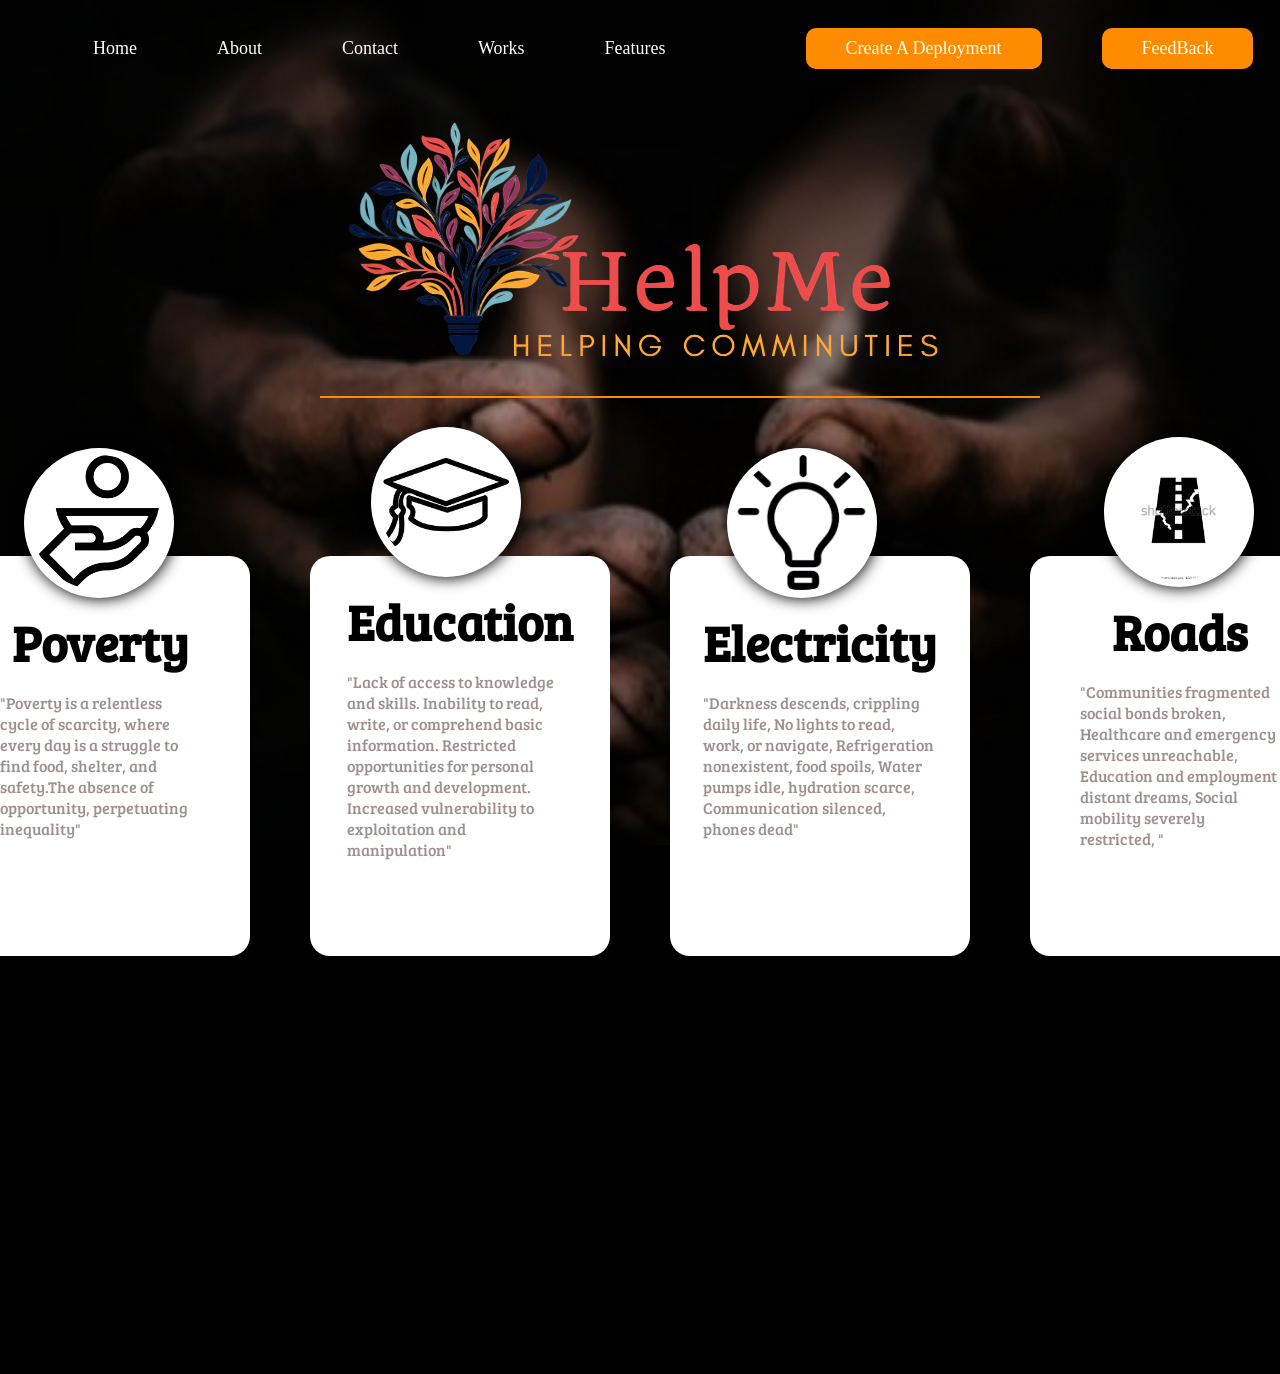
<file: index.html>
<!DOCTYPE html>
<html lang="en">
<head>
    <meta charset="UTF-8">
    <meta http-equiv="X-UA-Compatible" content="IE=edge">
    <meta name="viewport" content="width=1000px, initial-scale=1.0">
    <link rel="stylesheet" href="style1.css">
    <title>HELP-Crowdsourching Solutions to Empower Communities</title>
</head>
<body>

   <nav class="Nav">
<ul class="ul">
    <li><a class="a"href="index.html">Home</a></li>
    <li><a class="a"href="about.html">About</a></li>
    <li><a class="a"href="contactmain.html">Contact</a></li>
    <li><a class="a"href="work.htmlhai ">Works</a></li>
    <li><a class="a"href="features.html">Features</a></li>
    <li  style="background-color: darkorange;border-radius: 10px;margin-left: 100px;"><a href="https://forms.gle/4uLaKbQbFiefg8Uy7">Create A Deployment</a></li>
    <li  style="background-color: darkorange;border-radius: 10px;margin-left: 60px;"><a href="https://forms.gle/shPwUZuaJo3uii7t5">FeedBack</a></li>
  </ul>
    
    </nav>
    <div class="hdd"> 
      <img src="HelpME-removebg-preview.png" alt="" class="logo3">

      <!-- <h1>Welcome to Help Me</h1>
      <h3>Transforming Lives, Transforming Communities</h3> -->
    </div>
    <hr>
    <div class="prob">
      
      <div class="home-box">
        <div class="logo">
          <img src="pov.png" alt="">
          
        </div>
        <div class="text">
          <h2>Poverty</h4>
          <p> "Poverty is a relentless cycle of scarcity, where every day is a struggle to find food, shelter, and safety.The absence of opportunity, perpetuating inequality"</p>
        </div>
    </div>
      <div class="home-box">
        
        <div class="logo">
          <img src="edu.png" alt="">
        </div>
        <div class="text">
          <h2>Education</h4>
          <p> "Lack of access to knowledge and skills.
            Inability to read, write, or comprehend basic information.
             Restricted opportunities for personal growth and development.
            Increased vulnerability to exploitation and manipulation"
            </p>
        </div>
      </div>
      <div class="home-box">
        
        <div class="logo">
          <img src="elec.png" alt="">
        </div>
        <div class="text">
          <h2>Electricity</h4>
          <p> "Darkness descends, crippling daily life,
             No lights to read, work, or navigate,
             Refrigeration nonexistent, food spoils,
             Water pumps idle, hydration scarce,
             Communication silenced, phones dead"
            </p>
        </div>
      </div>
      <div class="home-box">
        <div class="logo">
          <img src="roads.png" alt="">
        </div>
        <div class="text">
          <h2>Roads</h4>
          <p> "Communities fragmented social bonds broken,
            Healthcare and emergency services unreachable,
            Education and employment distant dreams,
            Social mobility severely restricted,
           "
            </p>
        </div>
      </div>
    </div>
    <div class="prob">

    </div>
    <div class="prob">

    </div>
    <div class="prob">

    </div>
    <background-effects class="bgs">
    <div class="background1"> </div>
    <div class="background2"> </div>
    <div class="background3"> </div>
    <div class="background4"> </div>
    <div class="background5"> </div>
    <div class="background6"> </div>
      </background-effects>
  </body>
</html>
</file>
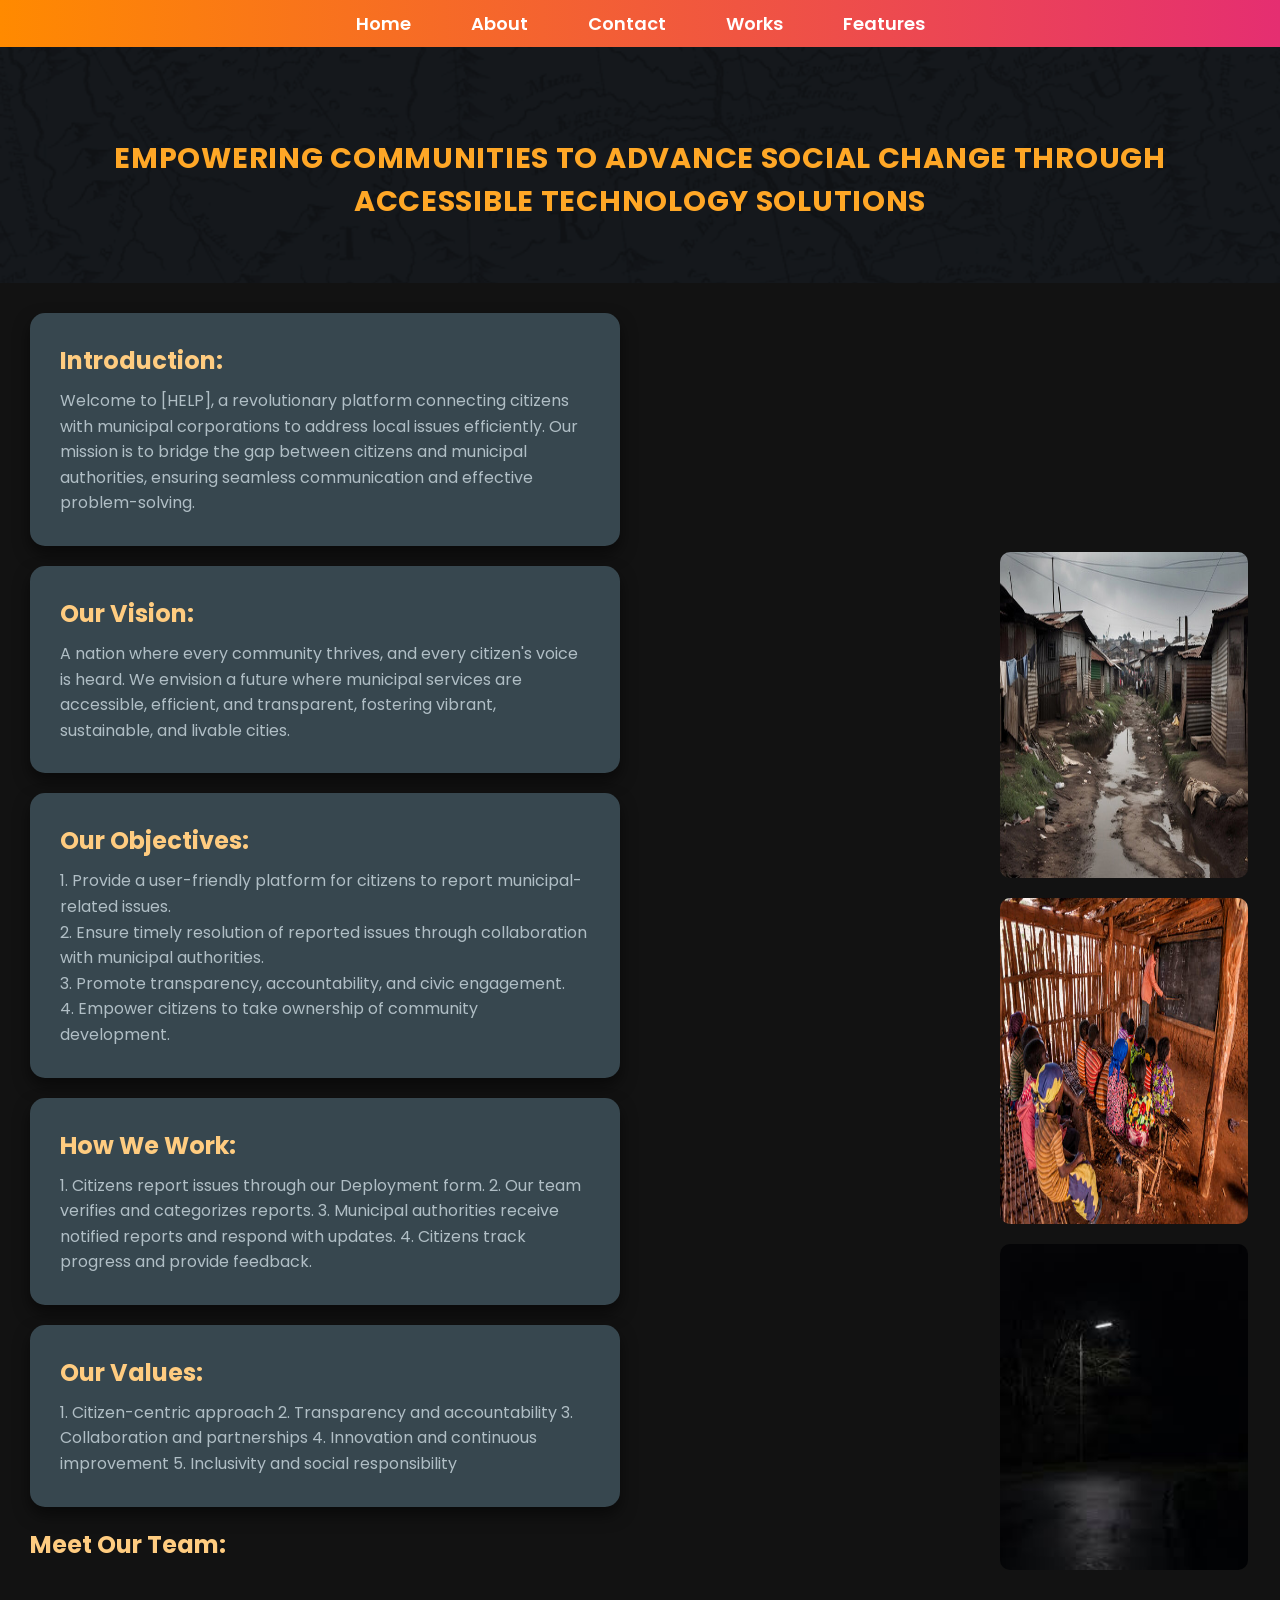
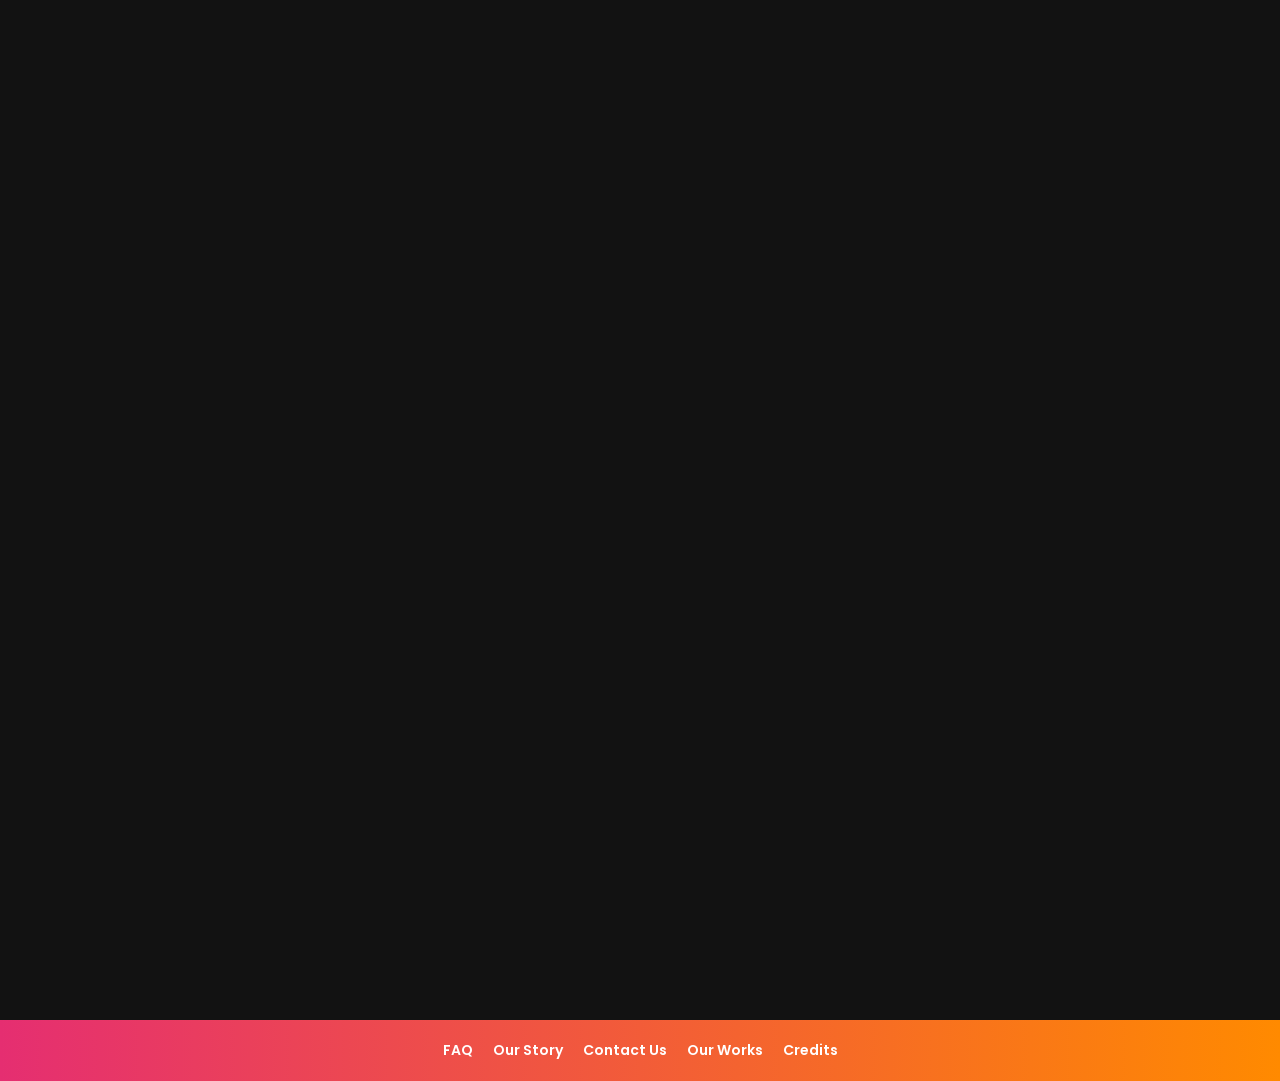
<file: about.html>
<!DOCTYPE html>
<html lang="en">
  <head>
    <meta charset="UTF-8" />
    <meta name="viewport" content="width=2136, initial-scale=1.0" />
    <title>About HELP</title>
    <link rel="preconnect" href="https://fonts.googleapis.com">
    <link rel="preconnect" href="https://fonts.gstatic.com" crossorigin>
    <link href="https://fonts.googleapis.com/css2?family=Poppins:wght@300;400;600&display=swap" rel="stylesheet">
    <style>
      * {
        padding: 0px;
        margin: 0px;
        box-sizing: border-box;
      }
      html, body {
        height: 100vh;
        width: 100%;
        background-color: #121212;
        color: #e0e0e0;
        font-family: 'Poppins', sans-serif;
      }

      /* Navbar with gradient */
      .Nav {
        display: flex;
        justify-content: center;
        align-items: center;
        padding: 10px;
        background: linear-gradient(90deg, #ff8a00, #e52e71);
      }
      
      ul {
        list-style-type: none;
        display: flex;
        gap: 20px;
        padding: 0;
        margin: 0;
      }

      ul li a {
        color: #fff;
        padding: 10px 20px;
        font-size: 18px;
        text-decoration: none;
        font-weight: 600;
        border-radius: 6px;
        transition: background-color 0.3s;
      }
      ul li a:hover {
        background-color: rgba(255, 255, 255, 0.15);
      }

      /* Main Heading */
      h1 {
        color: #ffa726;
        font-size: 1.8em;
        letter-spacing: 0.025em;
        text-transform: uppercase;
        display: grid;
        justify-content: center;
        text-align: center;
        margin-top: 30px;
      }

      /* Background image with overlay */
      .fstpanel {
        background-image: url(map-bg.png);
        background-size: cover;
        background-position: center;
        display: grid;
        padding: 60px;
        position: relative;
      }
      .fstpanel::before {
        content: "";
        position: absolute;
        top: 0;
        left: 0;
        right: 0;
        bottom: 0;
        background-color: rgba(0, 0, 0, 0.5);
        z-index: 0;
      }
      .fstpanel h1 {
        position: relative;
        z-index: 1;
      }

      /* Flex container for text and images */
      .objects {
        display: flex;
        justify-content: space-between;
        padding: 30px;
      }

      /* Div cards with hover effect */
      .content-left {
        width: 50%;
        padding-right: 20px;
      }
      .divbg {
        background-color: #37474f;
        padding: 30px;
        border-radius: 15px;
        box-shadow: 0 8px 16px rgba(0, 0, 0, 0.5);
        margin-bottom: 20px;
        transition: transform 0.3s, background-color 0.3s;
      }
      .divbg:hover {
        transform: translateY(-10px);
        background-color: #455a64;
      }

      h2 {
        color: #ffcc80;
        margin-bottom: 10px;
      }

      p {
        color: #b0bec5;
        line-height: 1.6;
      }

      /* Image container on the right */
      .images-right {
        width: 45%;
        display: flex;
        flex-direction: column;
        gap: 20px;
        position: relative;
        left: 1000px;
        bottom: 1050px;
      }
      .images-right img {
        border-radius: 10px;
        width: 43%;
        height: 326px;
        transition: transform 0.3s, filter 0.3s;
      }
      .images-right img:hover {
        transform: scale(1.05);
        filter: brightness(1.2);
      }

      /* Footer with gradient */
      footer {
        background: linear-gradient(90deg, #e52e71, #ff8a00);
        padding: 20px;
        display: flex;
        justify-content: center;
        gap: 20px;
      }
      .foot {
        color: #fff;
        text-decoration: none;
        font-size: 14px;
        font-weight: 600;
        transition: color 0.3s;
      }
      .foot:hover {
        color: #ffcc80;
      }
    </style>
  </head>

  <body>
    <!-- Navbar -->
    <nav class="Nav">
      <ul>
        <li><a href="index.html">Home</a></li>
        <li><a href="about.html">About</a></li>
        <li><a href="contactmain.html">Contact</a></li>
        <li><a href="work.html">Works</a></li>
        <li><a href="features.html">Features</a></li>
      </ul>
    </nav>

    <!-- Background Image and Main Heading -->
    <div class="fstpanel">
      <h1>Empowering Communities To Advance Social Change Through Accessible Technology Solutions</h1>
      
    </div>

    <!-- Main Content Sections with Text on Left and Images on Right -->
    <div class="objects">
      <!-- Text Sections on the Left -->
      <div class="content-left">
        <div class="divbg">
          <h2>Introduction:</h2>
          <p>
            Welcome to [HELP], a revolutionary platform connecting citizens with
            municipal corporations to address local issues efficiently. Our
            mission is to bridge the gap between citizens and municipal
            authorities, ensuring seamless communication and effective
            problem-solving.
          </p>
        </div>

        <div class="divbg">
          <h2>Our Vision:</h2>
          <p>
            A nation where every community thrives, and every citizen's voice is
            heard. We envision a future where municipal services are accessible,
            efficient, and transparent, fostering vibrant, sustainable, and
            livable cities.
          </p>
        </div>

        <div class="divbg">
          <h2>Our Objectives:</h2>
          <p>
            1. Provide a user-friendly platform for citizens to report
            municipal-related issues. <br />
            2. Ensure timely resolution of reported issues through collaboration
            with municipal authorities. <br />
            3. Promote transparency, accountability, and civic engagement. <br />
            4. Empower citizens to take ownership of community development.
          </p>
        </div>
        <div class="divbg">
          <h2>How We Work:</h2>
          <p>
            1. Citizens report issues through our Deployment form.
            2. Our team verifies and categorizes reports.
            3. Municipal authorities receive notified reports and respond with updates.
            4. Citizens track progress and provide feedback.
             </p>
        </div>
        <div class="divbg">
          <h2>Our Values:</h2>
          <p>
            1. Citizen-centric approach
2. Transparency and accountability
3. Collaboration and partnerships
4. Innovation and continuous improvement
5. Inclusivity and social responsibility
             </p>
        </div>
          <h2>Meet Our Team:</h2>
         
        </div>
      </div>

      <!-- Images on the Right -->
      <div class="images-right">
        <img src="360_F_598856174_OjkYL8BbXuYxRmHrV37SOUabxeJxQucq.jpg" alt="Image 1" />
        <img src="istockphoto-1093177328-612x612.jpg" alt="Image 2" />
        <img src="images2.jpg" alt="Image 3" />
      </div>
    </div>

    <!-- Footer -->
    <footer>
      <a href="faq.html" class="foot">FAQ</a>
      <a href="about.html" class="foot">Our Story</a>
      <a href="contactmain.html" class="foot">Contact Us</a>
      <a href="features.html" class="foot">Our Works</a>
      <a href="Credits.html" class="foot">Credits</a>
    </footer>
  </body>
</html>
</file>
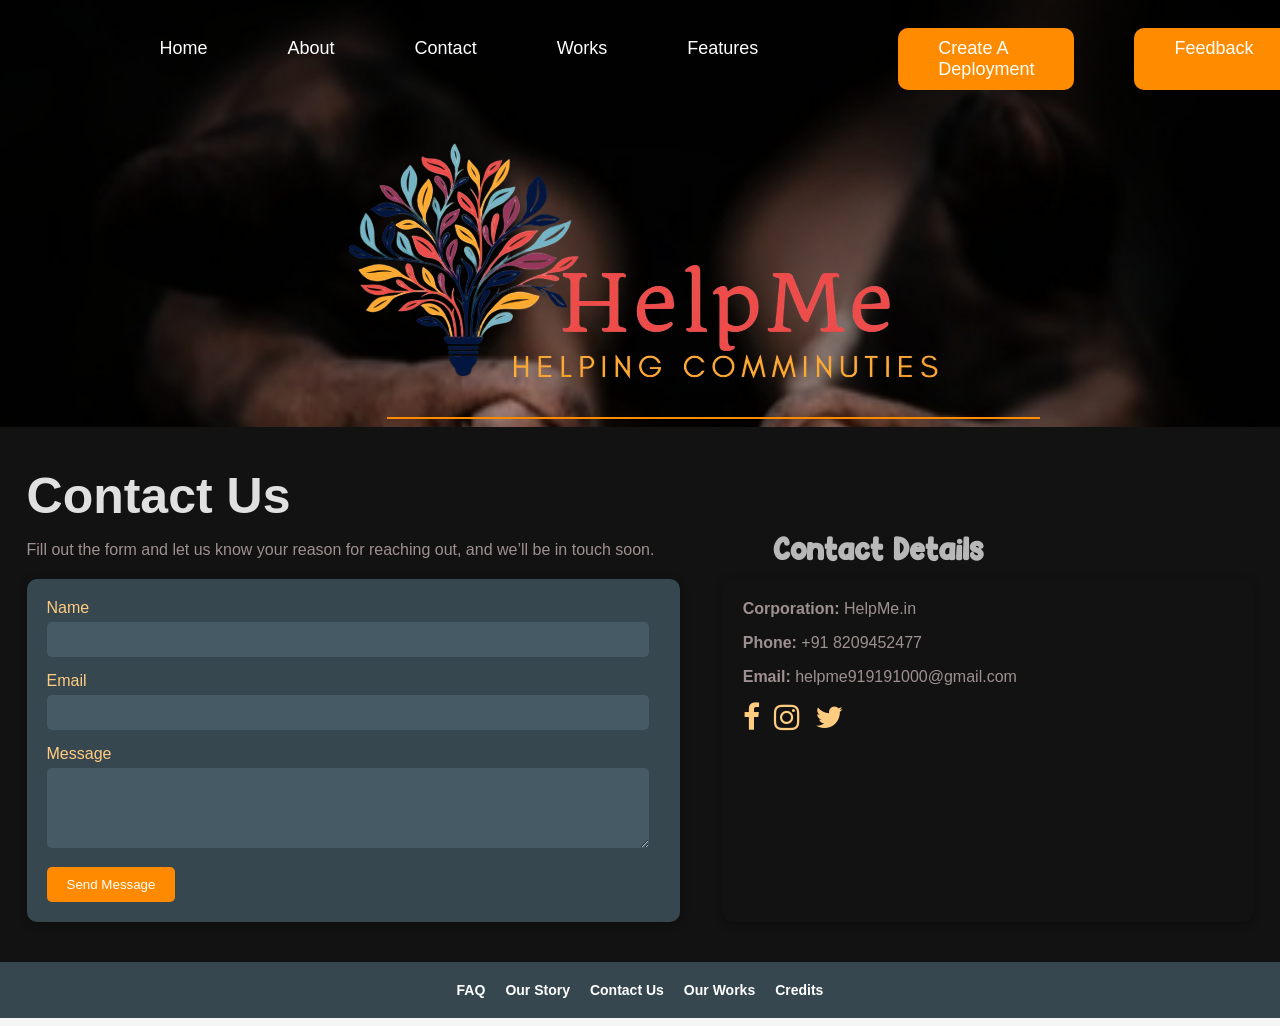
<file: contactmain.html>
<!DOCTYPE html>
<html lang="en">
<head>
    <meta charset="UTF-8">
    <meta name="viewport" content="width=device-width, initial-scale=1.0">
    <title>Contact Us - HELP</title>
    <link rel="stylesheet" href="style.css"> <!-- Use the same CSS as your Index page -->
    <link rel="stylesheet" href="https://cdnjs.cloudflare.com/ajax/libs/font-awesome/4.7.0/css/font-awesome.min.css">
</head>
<body>

    <nav class="Nav">
        <ul class="ul">
            <li><a class="a" href="index.html">Home</a></li>
            <li><a class="a" href="about.html">About</a></li>
            <li><a class="a" href="contactmain.html">Contact</a></li>
            <li><a class="a" href="work.html">Works</a></li>
            <li><a class="a" href="features.html">Features</a></li>
            <li style="background-color: darkorange; border-radius: 10px; margin-left: 100px;"><a href="https://forms.gle/4uLaKbQbFiefg8Uy7">Create A Deployment</a></li>
            <li style="background-color: darkorange; border-radius: 10px; margin-left: 60px;"><a href="https://forms.gle/shPwUZuaJo3uii7t5">Feedback</a></li>
        </ul>
    </nav>

    <div class="hdd"> 
        <img src="HelpME-removebg-preview.png" alt="" class="logo3">
    </div>
    <hr>

    <section class="contact-section">
        <h2>Contact Us</h2>
        <p class="contact-description">Fill out the form and let us know your reason for reaching out, and we’ll be in touch soon.</p>

        <div class="contact-container">
            <!-- Contact Form -->
            <form class="contact-form" action="index.php" method="post">
                <label for="name">Name</label>
                <input type="text" id="name" name="name" required>

                <label for="email">Email</label>
                <input type="email" id="email" name="email" required>

                <label for="message">Message</label>
                <textarea id="message" name="message" rows="4" required></textarea>

                <button type="submit" class="submit-btn">Send Message</button>
            </form>

            <!-- Contact Details -->
            <div class="contact-info">
                <h3>Contact Details</h3>
                <p><strong>Corporation:</strong> HelpMe.in</p>
                <p><strong>Phone:</strong> +91 8209452477</p>
                <p><strong>Email:</strong> helpme919191000@gmail.com</p>

                <!-- Social Media Links -->
                <div class="social-links">
                    <a href="#" class="fa fa-facebook" id="social-icon"></a>
                    <a href="#" class="fa fa-instagram" id="social-icon"></a>
                    <a href="#" class="fa fa-twitter" id="social-icon"></a>
                </div>
            </div>
        </div>
    </section>

    <style>
        body {
            background-color: #f5f5f5;
            font-family: 'Poppins', sans-serif;
        }

        .contact-section {
            padding: 40px;
            background-color: #121212;
            color: #e0e0e0;
        }

        .contact-container {
            display: flex;
            justify-content: space-between;
            margin-top: 20px;
        }

        .contact-form {
            width: 50%;
            background-color: #37474f;
            padding: 20px;
            border-radius: 10px;
            box-shadow: 0 2px 10px rgba(0, 0, 0, 0.3);
        }

        .contact-form label {
            display: block;
            margin-bottom: 5px;
            color: #ffcc80;
        }

        .contact-form input,
        .contact-form textarea {
            width: 95%;
            padding: 10px;
            margin-bottom: 15px;
            border: none;
            border-radius: 5px;
            background-color: #455a64;
            color: #e0e0e0;
        }

        .submit-btn {
            background-color: #ff8a00;
            border: none;
            color: #fff;
            padding: 10px 20px;
            border-radius: 5px;
            cursor: pointer;
            transition: background-color 0.3s;
        }

        .submit-btn:hover {
            background-color: #e52e71;
        }

        .contact-info {
            width: 40%;
            padding: 20px;
            border-radius: 10px;
            box-shadow: 0 2px 10px rgba(0, 0, 0, 0.3);
        }

        .social-links a {
            margin-right: 10px;
            color: #ffcc80;
            font-size: 30px;
        }
        footer {
        background-color: #37474f;
        padding: 20px;
        display: flex;
        justify-content: center;
        gap: 20px;
      }
      .foot {
        color: #fff;
        text-decoration: none;
        font-size: 14px;
        font-weight: 600;
        transition: color 0.3s;
      }
      .foot:hover {
        color: #ffcc80;
      }
        
    </style>
<footer>
    <a href="faq.html" class="foot">FAQ</a>
    <a href="about.html" class="foot">Our Story</a>
    <a href="contactmain.html" class="foot">Contact Us</a>
    <a href="features.html" class="foot">Our Works</a>
    <a href="Credits.html" class="foot">Credits</a>
  </footer>
</body>
</html>
</file>
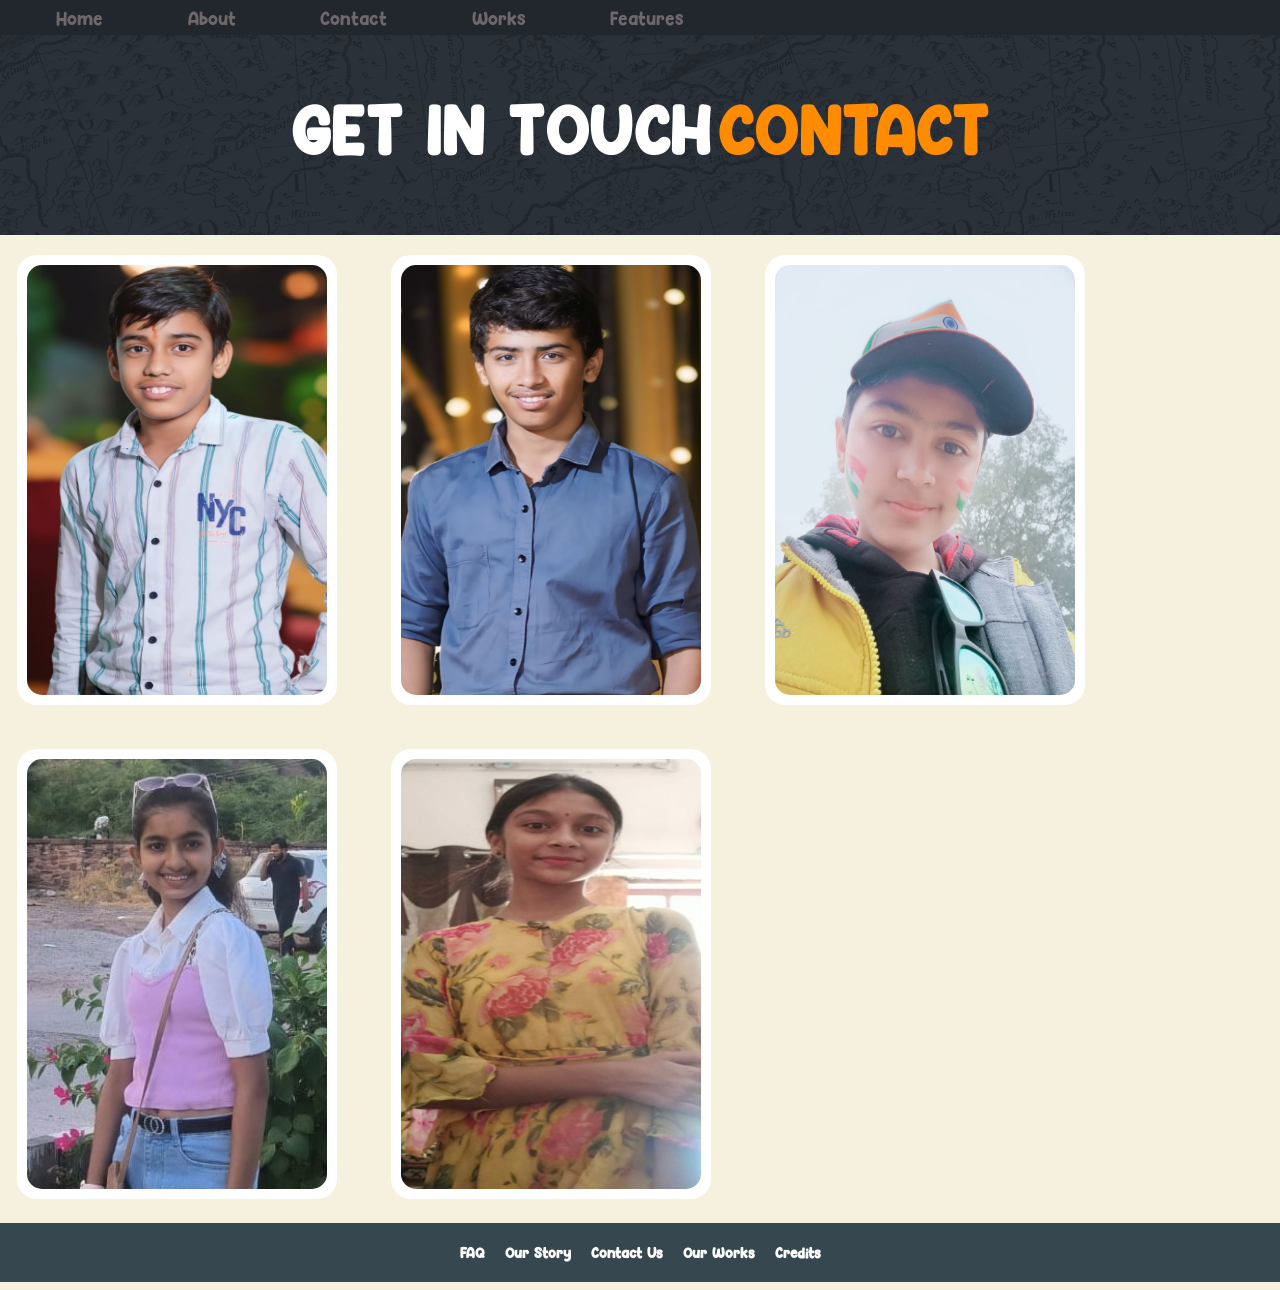
<file: Credits.html>
<!DOCTYPE html>
<html lang="en">

<head>
    <meta charset="UTF-8">
    <meta name="viewport" content="width=device-width, initial-scale=1.0">
    <title>Contact Us</title>
    <style>
        /* navbar */
        .Nav {
            display: flex;
            justify-content: flex-start;
            align-items: center;
            margin: 0px;
            padding: 4px;
            background-color: rgba(8, 14, 24, 0.89);
            width: 100%;
            /* width 1499px */
            position: sticky;
        }

        html {
            padding: 0px;
            margin: -8px;
        }

        ul {
            list-style-type: none;
            margin: 0;
            padding: 0;

        }

        ul {

            display: -moz-inline-grid;
            text-decoration: none;
            margin-left: 20px;
            margin-top: 10px;
            z-index: 5;
            font-size: 18px;


        }

        /* li tag */
        ul li {
            padding: 10px 40px;
            display: inline;
            z-index: 5;
        }

        a {
            position: relatve;
            color: rgb(110, 104, 104);
            font-weight: 100;
            font-family: HeyComic;
            transition: 0.5s ease-in-out;
            text-decoration: none;

        }

        /* anchor hover effect */
        a:hover {
            color: white;
        }

        @font-face {
            font-family: HeyComic;
            src: url(Hey\ Comic.ttf);
        }

        @font-face {
            font-family: About;
            src: url(Insanibc.ttf);
        }

        .hd {
            font-family: HeyComic;
        }

        .heading {
            color: darkorange;
            font-family: HeyComic;
            margin-left: -65px;
        }

        h1 {
            color: rgb(255, 255, 255);
            font-family: About;
            font-size: 4rem;
            font-weight: 900;
            letter-spacing: .025em;
            line-height: 1;
            margin-bottom: 1rem;
            text-transform: uppercase;
            margin-top: 10px;
            display: flex;
            align-items: center;
            size: 0;
        }

        body {
            background-color: rgb(245, 241, 222);
        }

        .fstpanel {
            background-image: url(map-bg.png);
            height: 200px;
            width: 100%;
            margin-left: 0px;
            margin-right: -400px;
            display: flex;
            justify-content: center;


        }

        * {
            margin: 0;
            padding: 0;
        }

        .contact {
            background-color: white;
            margin: 20px 25px;
            display: inline-block;
            justify-content: center;
            padding: 10px;
            border-radius: 20px;
            flex-wrap: wrap;
            width: 300px;
            height: 430px;
            overflow: hidden;
            position: relative;
            /* align-items: center; */
            transition-duration: 2s;
        }

        .contact img {
            height: 430px;
            width: 300px;
            border-radius: 15px;
            overflow: hidden;
            transition: all ease-in-out 1s;
        }

        h2 {
            margin-top: 20px;
            margin-left: 70px;
            color: wheat;
            font-family: HeyComic;
        }

        .contact:hover {
            .text {
                background-color: rgba(49, 66, 61, 0.767);
                position: relative;
                margin-top: -108px;
                border-radius: 0px 0px 15px 15px;
            }
        }

        .text {
            align-items: center;
            transition-duration: 0.5s;
        }

        p {
            justify-content: center;
            align-items: center;
            display: grid;
            font-family: Arial, Helvetica, sans-serif;
            font-weight: bold;
        }

        @media only screen and (max-width: 412px) and (min-width: 375px) {
            .contact {
                background-color: white;
                margin: 20px 49px;
                display: inline-block;
                justify-content: center;
                padding: 10px;
                border-radius: 20px;
                flex-wrap: wrap;
                width: 300px;
                height: 430px;
                overflow: hidden;
                position: relative;
                /* align-items: center; */
                transition-duration: 2s;
            }

            .contact img {
                height: 430px;
                width: 300px;
                border-radius: 15px;
                overflow: hidden;
                transition: all ease-in-out 1s;
            }

            h2 {
                margin-top: 20px;
                margin-left: 70px;
                color: wheat;
                font-family: HeyComic;
            }

            .contact:hover {
                .text {
                    background-color: rgba(49, 66, 61, 0.767);
                    position: relative;
                    margin-top: -108px;
                    border-radius: 0px 0px 15px 15px;
                }
            }

            .fstpanel {
                background-image: url(map-bg.png);
                height: 118px;
                width: 100%;
                margin-left: 0px;
                margin-right: -400px;
                display: flex;
                justify-content: center;


            }

            .hd {
                font-family: HeyComic;
            }

            .heading {
                color: darkorange;
                font-family: HeyComic;
                margin-left: -30px;
            }

            h1 {
                color: rgb(255, 255, 255);
                font-family: About;
                font-size: 2rem;
                font-weight: 900;
                letter-spacing: .025em;
                line-height: 1;
                margin-bottom: 1rem;
                text-transform: uppercase;
                margin-top: 10px;
                display: flex;
                align-items: center;
            }

            .nav {

                display: grid;
                justify-content: flex-start;
                align-items: center;
                margin: 0px;
                padding: 7px;
                background-color: rgba(8, 14, 24, 0.89);
                width: 100%;
                /* width 1499px */
                position: sticky;

            }

            ul {

                display: flex;
                text-decoration: none;
                margin-left: 36px;

                margin-top: 10px;

                font-size: 12px;
                justify-content: center;
                align-content: center;
                align-items: baseline;
                justify-items: start;
                ;


            }

            /* li tag */
            ul li {
                padding: 10px 40px;
                display: inline;
                z-index: 5;
            }

            a {
                position: relatve;
                color: rgb(110, 104, 104);
                font-weight: 100;
                font-family: HeyComic;
                transition: 0.5s ease-in-out;
                text-decoration: none;
                margin-left: -58px;

            }

            /* anchor hover effect */
            a:hover {
                color: white;
            }
        }

        @media only screen and (max-width: 414px) and (min-width: 412px) {
            .contact {
                background-color: white;
                margin: 20px 36px;
                display: inline-block;
                justify-content: center;
                padding: 10px;
                border-radius: 20px;
                flex-wrap: wrap;
                width: 300px;
                height: 430px;
                overflow: hidden;
                position: relative;
                /* align-items: center; */
                transition-duration: 2s;
            }

            .contact img {
                height: 430px;
                width: 300px;
                border-radius: 15px;
                overflow: hidden;
                transition: all ease-in-out 1s;
            }

            h2 {
                margin-top: 20px;
                margin-left: 70px;
                color: wheat;
                font-family: HeyComic;
            }

            /* .contact:hover {
                .text {
                    background-color: rgba(49, 66, 61, 0.767);
                    position: relative;
                    margin-top: -108px;
                    border-radius: 0px 0px 15px 15px;
                }
            } */

            .fstpanel {
                background-image: url(map-bg.png);
                height: 118px;
                width: 100%;
                margin-left: 0px;
                margin-right: -400px;
                display: flex;
                justify-content: center;


            }

            .hd {
                font-family: HeyComic;
                margin-left: -30px;
            }

            .heading {
                color: darkorange;
                font-family: HeyComic;
                margin-left: -30px;
            }

            h1 {
                color: rgb(255, 255, 255);
                font-family: About;
                font-size: 2rem;
                font-weight: 900;
                letter-spacing: .025em;
                line-height: 1;
                margin-bottom: 1rem;
                text-transform: uppercase;
                margin-top: 10px;
                display: flex;
                align-items: center;
            }

            .nav {

                display: grid;
                justify-content: flex-start;
                align-items: center;
                margin: 0px;
                padding: 7px;
                background-color: rgba(8, 14, 24, 0.89);
                width: 100%;
                position: sticky;

            }

            ul {

                display: flex;
                text-decoration: none;
                margin-left: 36px;
                margin-top: 10px;
                font-size: 12px;
                justify-content: center;
                align-content: center;
                align-items: baseline;
                justify-items: start;
                ;


            }

            /* li tag */
            ul li {
                padding: 10px 40px;
                display: inline;
                z-index: 5;
            }

            a {
                position: relatve;
                color: rgb(110, 104, 104);
                font-weight: 100;
                font-family: HeyComic;
                transition: 0.5s ease-in-out;
                text-decoration: none;
                margin-left: -70px;

            }

            /* anchor hover effect */
            a:hover {
                color: white;
            }
        }

        @media only screen and (max-width: 375px) {
            .contact {
                background-color: white;
                margin: 20px 37px;
                display: inline-block;
                justify-content: center;
                padding: 10px;
                border-radius: 20px;
                flex-wrap: wrap;
                width: 300px;
                height: 430px;
                overflow: hidden;
                position: relative;
                /* align-items: center; */
                transition-duration: 2s;
            }

            .contact img {
                height: 430px;
                width: 300px;
                border-radius: 15px;
                overflow: hidden;
                transition: all ease-in-out 1s;
            }

            h2 {
                margin-top: 20px;
                margin-left: 70px;
                color: wheat;
                font-family: HeyComic;
            }

            .contact:hover {
                .text {
                    background-color: rgba(49, 66, 61, 0.767);
                    position: relative;
                    margin-top: -108px;
                    border-radius: 0px 0px 15px 15px;
                }
            }

            .fstpanel {
                background-image: url(map-bg.png);
                height: 118px;
                width: 100%;
                margin-left: 0px;
                margin-right: -400px;
                display: flex;
                justify-content: center;


            }

            .hd {
                font-family: HeyComic;
            }

            .heading {
                color: darkorange;
                font-family: HeyComic;
                margin-left: -30px;
            }

            h1 {
                color: rgb(255, 255, 255);
                font-family: About;
                font-size: 2rem;
                font-weight: 900;
                letter-spacing: .025em;
                line-height: 1;
                margin-bottom: 1rem;
                text-transform: uppercase;
                margin-top: 10px;
                display: flex;
                align-items: center;
            }

            .nav {
                display: grid;
                justify-content: flex-start;
                align-items: center;
                margin: 0px;
                padding: 3px;
                background-color: rgba(8, 14, 24, 0.89);


            }

            ul {

                display: flex;
                text-decoration: none;
                margin-left: 36px;

                margin-top: 10px;

                font-size: 12px;
                justify-content: center;
                align-content: center;
                align-items: baseline;
                justify-items: start;
                ;


            }

            /* li tag */
            ul li {
                padding: 10px 40px;
            }

            a {
                position: relative;
                color: rgb(110, 104, 104);
                font-weight: 100;
                font-family: HeyComic;
                transition: 0.5s ease-in-out;
                text-decoration: none;
                margin-left: -70px;

            }

            /* anchor hover effect */
            a:hover {
                color: white;
            }
        }
        footer {
        background-color: #37474f;
        padding: 20px;
        display: flex;
        justify-content: center;
        gap: 20px;
      }
      .foot {
        color: #fff;
        text-decoration: none;
        font-size: 14px;
        font-weight: 600;
        transition: color 0.3s;
      }
      .foot:hover {
        color: #ffcc80;
      }
    </style>
</head>

<body>
    <nav class="Nav">
        <ul class="ul">
            <li><a href="index.html">Home</a></li>
            <li><a href="about.html">About</a></li>
            <li><a href="contactmain.html">Contact</a></li>
            <li><a href="work.html">Works</a></li>
            <li><a href="features.html">Features</a></li>

        </ul>

    </nav>
    <div class="fstpanel">
        <h1 class="hd">Get In Touch</h1>
        <h1 class="heading">&nbsp&nbsp Contact</h1>
    </div>
    <div class="blocks">

        <div class="contact">
            <img src="Garvit.jpg" alt>
            <div class="text">

                <h2>Garvit Solanki</h4>
                    <p>HTML - CSS</p>
                    <p>garvitsolanki1111@gmail.com</p>
                    <p>Frontend Developer</p>
            </div>
        </div>
        <div class="contact">
            <img src="Lakshit.jpg" alt>
            <div class="text">

                <h2>Lakshit Solanki</h4>
                    <p>Java Script</p>
                    <p>lakshitsolanki1234@gmail.com</p>
                    <p>Frontend Developer</p>
            </div>
        </div>
        <div class="contact">
            <img src="Gauransh.jpg" alt>
            <div class="text">

                <h2>Gauransh Sugandhi</h4>
                    <p>HTML - CSS</p>
                    <p>example@gmail.com</p>
                    <p>Frontend Developer</p>
            </div>
        </div>
        <div class="contact">
            <img src="pragya.jpg" alt>
            <div class="text">

                <h2>Pragya Goyal</h4>
                    <p>Java Script</p>
                    <p>Example@gmail.com</p>
                    <p>Frontend Developer</p>
            </div>
        </div>
        <div class="contact">
            <img src="Purva.jpg" alt>
            <div class="text">

                <h2>Purva Balar</h4>
                    <p>PHP</p>
                    <p>Example@gmail.com</p>
                    <p>Backend Developer</p>
            </div>

        </div>
        <footer>
            <a href="faq.html" class="foot">FAQ</a>
            <a href="about.html" class="foot">Our Story</a>
            <a href="contactmain.html" class="foot">Contact Us</a>
            <a href="features.html" class="foot">Our Works</a>
            <a href="Credits.html" class="foot">Credits</a>
          </footer>
</body>

</html>
</file>
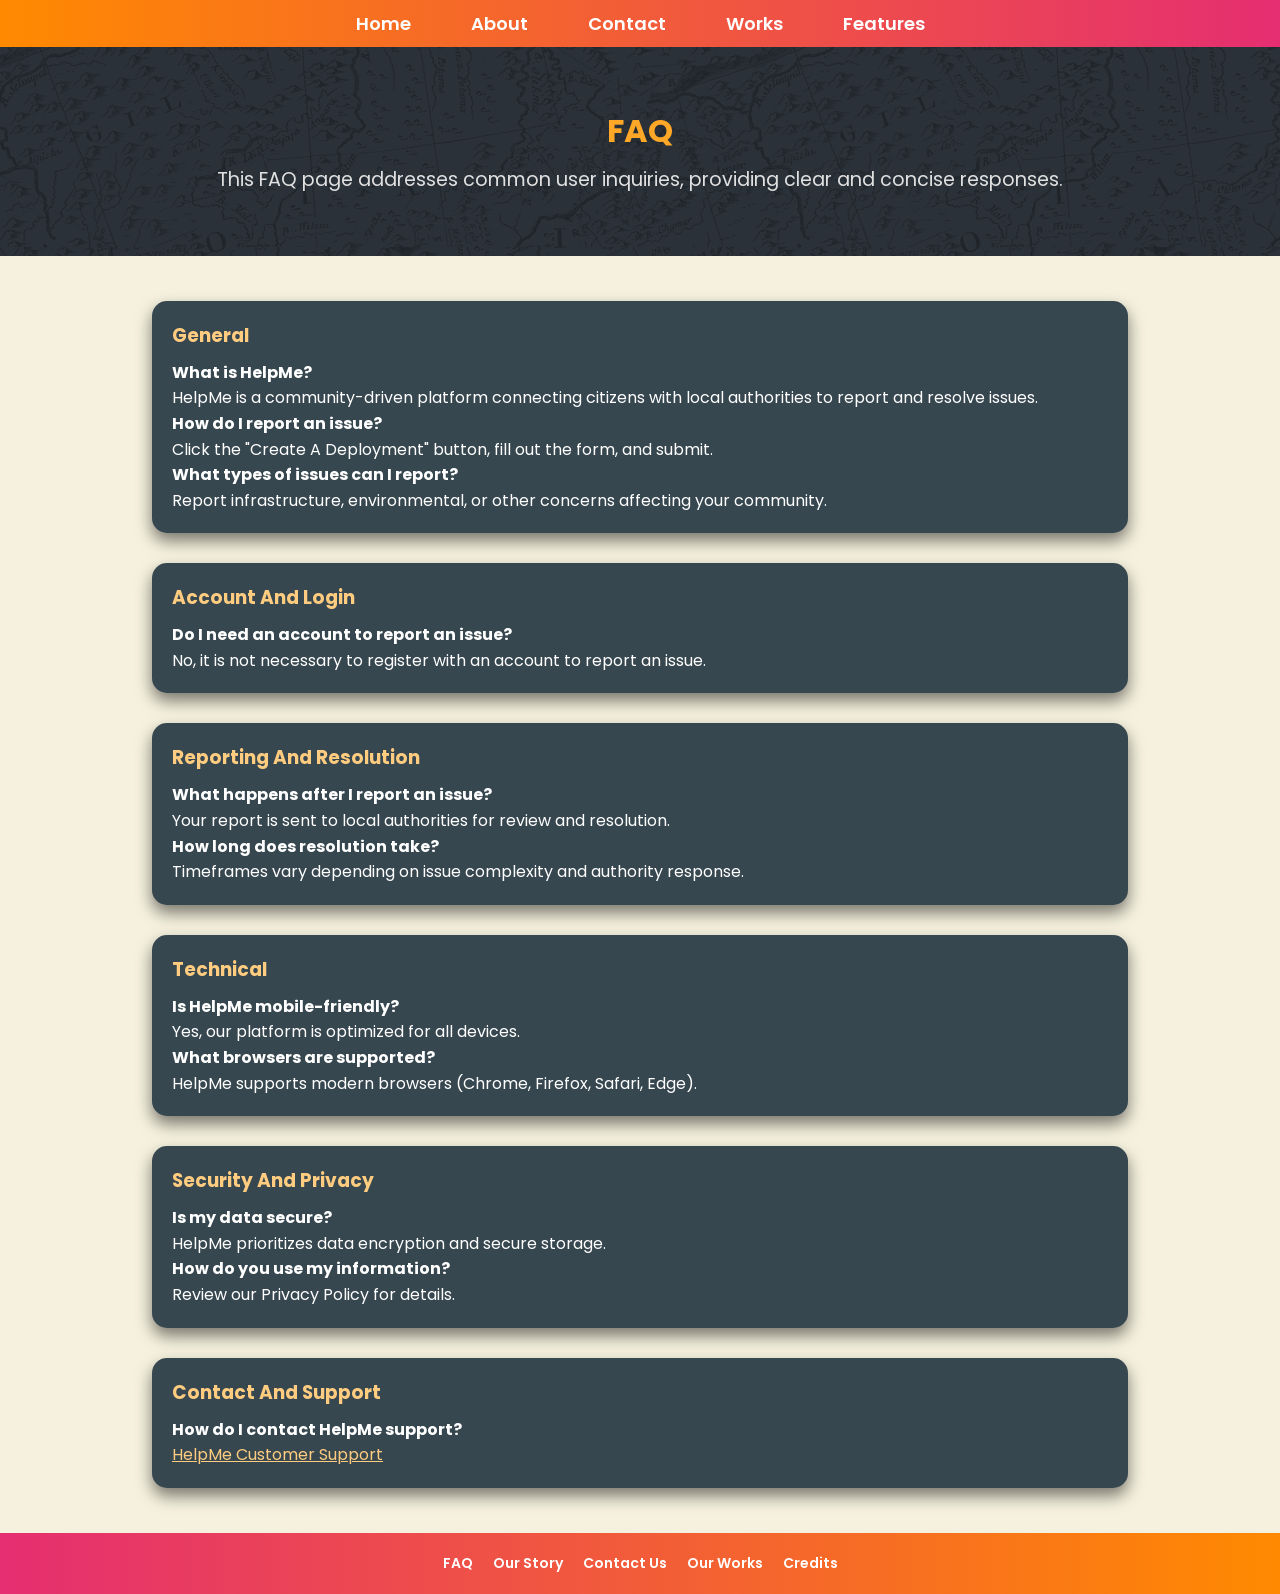
<file: faq.html>
<!DOCTYPE html>
<html lang="en">
<head>
    <meta charset="UTF-8">
    <meta name="viewport" content="width=device-width, initial-scale=1.0">
    <title>FAQ</title>
    <link rel="preconnect" href="https://fonts.googleapis.com">
    <link rel="preconnect" href="https://fonts.gstatic.com" crossorigin>
    <link href="https://fonts.googleapis.com/css2?family=Poppins:wght@300;400;600&display=swap" rel="stylesheet">
    <style>
        * {
            padding: 0;
            margin: 0;
            box-sizing: border-box;
        }
        body {
            background-color: rgb(245, 241, 222);
            font-family: 'Poppins', sans-serif;
            color: #333;
        }

        /* Navbar styles */
        .Nav {
            display: flex;
            justify-content: center;
            align-items: center;
            padding: 10px;
            background: linear-gradient(90deg, #ff8a00, #e52e71);
        }

        ul {
            list-style-type: none;
            display: flex;
            gap: 20px;
            padding: 0;
        }

        ul li a {
            color: #fff;
            padding: 10px 20px;
            font-size: 18px;
            text-decoration: none;
            font-weight: 600;
            border-radius: 6px;
            transition: background-color 0.3s;
        }
        ul li a:hover {
            background-color: rgba(255, 255, 255, 0.15);
        }

        /* Header styles */
        .fstpanel {
            background-image: url(map-bg.png);
            padding: 60px;
            position: relative;
            text-align: center;
            color: #e0e0e0;
        }
        .fstpanel h1 {
            color: #ffa726;
            font-size: 2em;
            margin-bottom: 10px;
        }
        .fstpanel p {
            font-size: 1.2em;
            margin-top: 10px;
        }

        /* FAQ Section */
        .faq-container {
            display: flex;
            flex-direction: column;
            align-items: center;
            padding: 30px;
        }
        .faq {
            background-color: #37474f;
            color: #fff;
            padding: 20px;
            border-radius: 15px;
            box-shadow: 0 8px 16px rgba(0, 0, 0, 0.5);
            margin: 15px;
            width: 80%;
            transition: transform 0.3s, background-color 0.3s;
        }
        .faq:hover {
            transform: translateY(-5px);
            background-color: #455a64;
        }
        h3 {
            color: #ffcc80;
            margin-bottom: 10px;
        }
        p {
            line-height: 1.6;
        }

        /* Footer styles */
        footer {
            background: linear-gradient(90deg, #e52e71, #ff8a00);
            padding: 20px;
            display: flex;
            justify-content: center;
            gap: 20px;
        }
        .foot {
            color: #fff;
            text-decoration: none;
            font-size: 14px;
            font-weight: 600;
            transition: color 0.3s;
        }
        .foot:hover {
            color: #ffcc80;
        }
    </style>
</head>
<body>

    <!-- Navbar -->
    <nav class="Nav">
        <ul>
            <li><a href="index.html">Home</a></li>
            <li><a href="about.html">About</a></li>
            <li><a href="contact1.html">Contact</a></li>
            <li><a href="work.html">Works</a></li>
            <li><a href="features.html">Features</a></li>
        </ul>
    </nav>

    <!-- Background Image and Main Heading -->
    <div class="fstpanel">
        <h1>FAQ</h1>
        <p>This FAQ page addresses common user inquiries, providing clear and concise responses.</p>
    </div>

    <!-- FAQ Section -->
    <div class="faq-container">
        <div class="faq">
            <h3>General</h3>
            <p><strong>What is HelpMe?</strong><br>HelpMe is a community-driven platform connecting citizens with local authorities to report and resolve issues.</p>
            <p><strong>How do I report an issue?</strong><br>Click the "Create A Deployment" button, fill out the form, and submit.</p>
            <p><strong>What types of issues can I report?</strong><br>Report infrastructure, environmental, or other concerns affecting your community.</p>
        </div>
        <div class="faq">
            <h3>Account And Login</h3>
            <p><strong>Do I need an account to report an issue?</strong><br>No, it is not necessary to register with an account to report an issue.</p>
        </div>
        <div class="faq">
            <h3>Reporting And Resolution</h3>
            <p><strong>What happens after I report an issue?</strong><br>Your report is sent to local authorities for review and resolution.</p>
            <p><strong>How long does resolution take?</strong><br>Timeframes vary depending on issue complexity and authority response.</p>
        </div>
        <div class="faq">
            <h3>Technical</h3>
            <p><strong>Is HelpMe mobile-friendly?</strong><br>Yes, our platform is optimized for all devices.</p>
            <p><strong>What browsers are supported?</strong><br>HelpMe supports modern browsers (Chrome, Firefox, Safari, Edge).</p>
        </div>
        <div class="faq">
            <h3>Security And Privacy</h3>
            <p><strong>Is my data secure?</strong><br>HelpMe prioritizes data encryption and secure storage.</p>
            <p><strong>How do you use my information?</strong><br>Review our Privacy Policy for details.</p>
        </div>
        <div class="faq">
            <h3>Contact And Support</h3>
            <p><strong>How do I contact HelpMe support?</strong><br><a href="mailto:helpme919191000@gmail.com" style="color: #ffcc80;">HelpMe Customer Support</a></p>
        </div>
    </div>

    <!-- Footer -->
    <footer>
        <a href="faq.html" class="foot">FAQ</a>
        <a href="about.html" class="foot">Our Story</a>
        <a href="contact1.html" class="foot">Contact Us</a>
        <a href="work.html" class="foot">Our Works</a>
        <a href="Credits.html" class="foot">Credits</a>
    </footer>
</body>
</html>
</file>
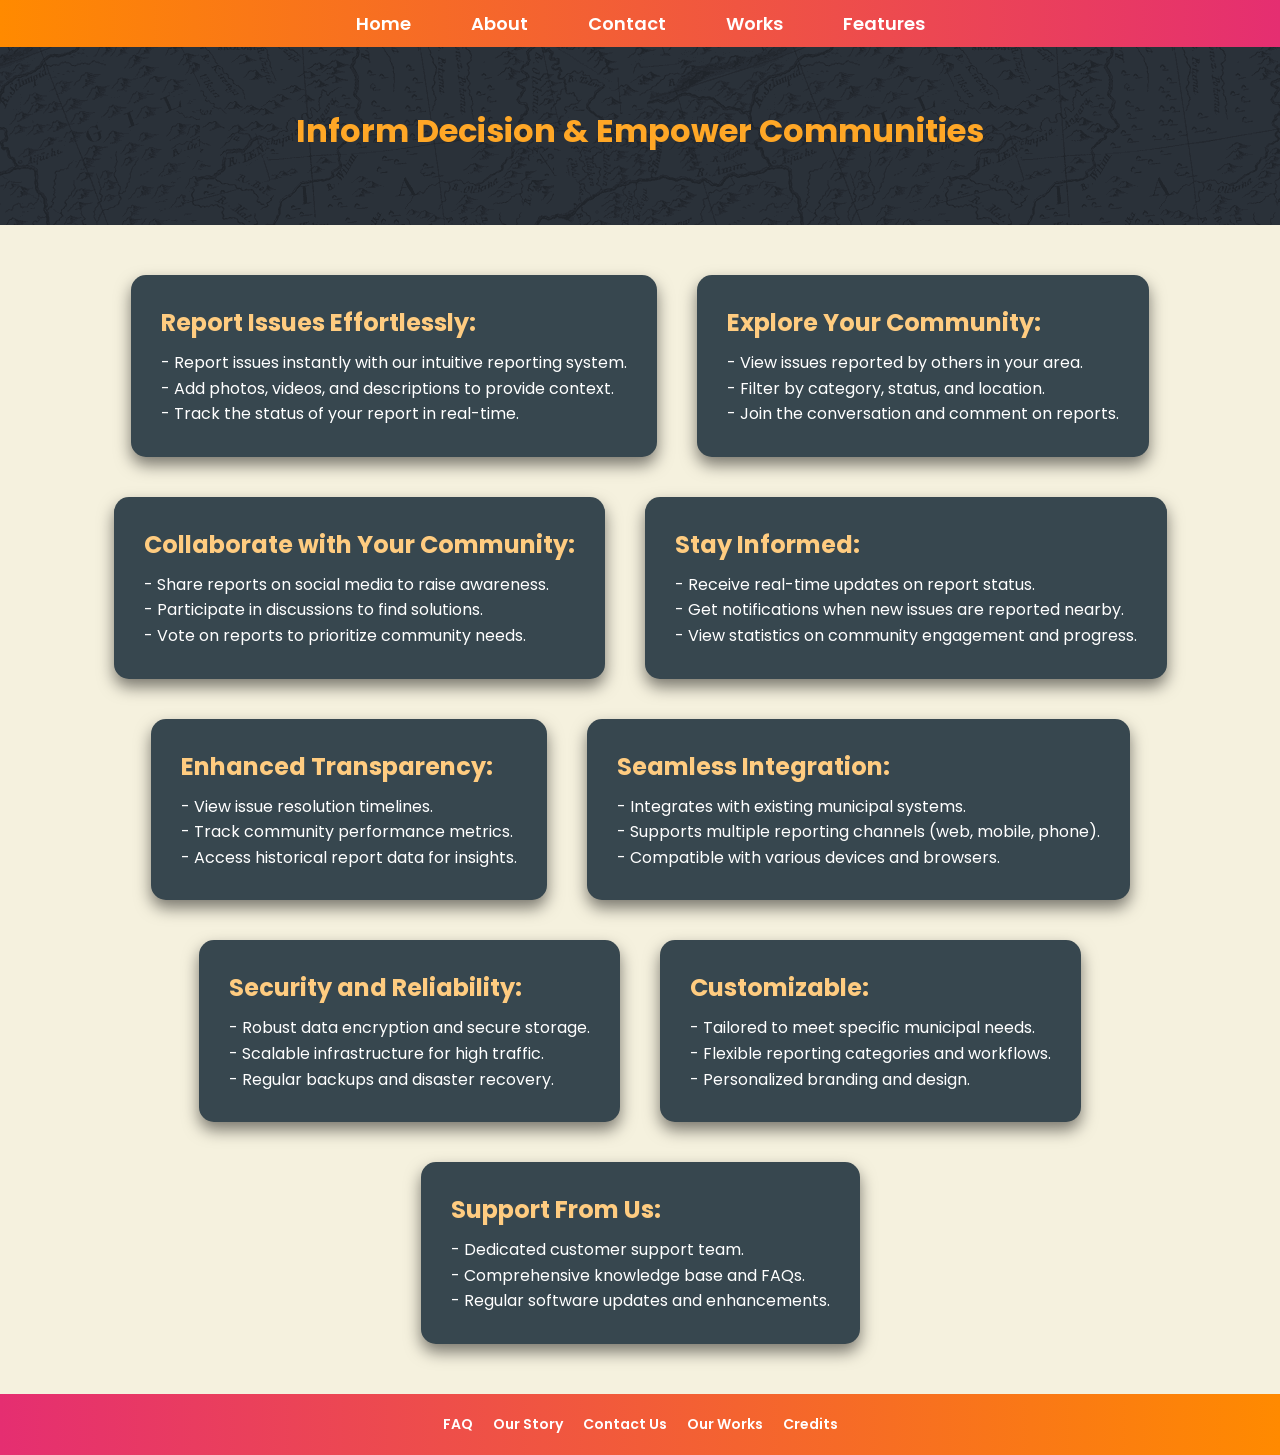
<file: features.html>
<!DOCTYPE html>
<html lang="en">
<head>
    <meta charset="UTF-8">
    <meta name="viewport" content="width=device-width, initial-scale=1.0">
    <title>Features of HELP</title>
    <link rel="preconnect" href="https://fonts.googleapis.com">
    <link rel="preconnect" href="https://fonts.gstatic.com" crossorigin>
    <link href="https://fonts.googleapis.com/css2?family=Poppins:wght@300;400;600&display=swap" rel="stylesheet">
    <style>
        * {
            padding: 0;
            margin: 0;
            box-sizing: border-box;
        }
        body {
            background-color: rgb(245, 241, 222);
            font-family: 'Poppins', sans-serif;
            color: #333;
        }

        /* Navbar styles */
        .Nav {
            display: flex;
            justify-content: center;
            align-items: center;
            padding: 10px;
            background: linear-gradient(90deg, #ff8a00, #e52e71);
        }

        ul {
            list-style-type: none;
            display: flex;
            gap: 20px;
            padding: 0;
        }

        ul li a {
            color: #fff;
            padding: 10px 20px;
            font-size: 18px;
            text-decoration: none;
            font-weight: 600;
            border-radius: 6px;
            transition: background-color 0.3s;
        }
        ul li a:hover {
            background-color: rgba(255, 255, 255, 0.15);
        }

        /* Header styles */
        .fstpanel {
            background-image: url(map-bg.png);
            padding: 60px;
            position: relative;
            text-align: center;
            color: #e0e0e0;
        }
        .fstpanel h1 {
            color: #ffa726;
            font-size: 2em;
            margin-bottom: 10px;
        }

        /* Feature card styles */
        .feature {
            background-color: #37474f;
            color: #fff;
            padding: 30px;
            border-radius: 15px;
            box-shadow: 0 8px 16px rgba(0, 0, 0, 0.5);
            margin: 20px;
            transition: transform 0.3s, background-color 0.3s;
        }
        .feature:hover {
            transform: translateY(-10px);
            background-color: #455a64;
        }

        h2 {
            color: #ffcc80;
            margin-bottom: 10px;
        }

        p {
            line-height: 1.6;
        }

        /* Footer styles */
        footer {
            background: linear-gradient(90deg, #e52e71, #ff8a00);
            padding: 20px;
            display: flex;
            justify-content: center;
            gap: 20px;
        }
        .foot {
            color: #fff;
            text-decoration: none;
            font-size: 14px;
            font-weight: 600;
            transition: color 0.3s;
        }
        .foot:hover {
            color: #ffcc80;
        }
    </style>
</head>
<body>

    <!-- Navbar -->
    <nav class="Nav">
        <ul>
            <li><a href="index.html">Home</a></li>
            <li><a href="about.html">About</a></li>
            <li><a href="contactmain.html">Contact</a></li>
            <li><a href="work.html">Works</a></li>
            <li><a href="features.html">Features</a></li>
        </ul>
    </nav>

    <!-- Background Image and Main Heading -->
    <div class="fstpanel">
        <h1>Inform Decision & Empower Communities</h1>
    </div>

    <!-- Features Section -->
    <div class="features-container" style="display: flex; flex-wrap: wrap; justify-content: center; padding: 30px;">
        <div class="feature">
            <h2>Report Issues Effortlessly:</h2>
            <p>
                - Report issues instantly with our intuitive reporting system.<br>
                - Add photos, videos, and descriptions to provide context.<br>
                - Track the status of your report in real-time.
            </p>
        </div>
        <div class="feature">
            <h2>Explore Your Community:</h2>
            <p>
                - View issues reported by others in your area.<br>
                - Filter by category, status, and location.<br>
                - Join the conversation and comment on reports.
            </p>
        </div>
        <div class="feature">
            <h2>Collaborate with Your Community:</h2>
            <p>
                - Share reports on social media to raise awareness.<br>
                - Participate in discussions to find solutions.<br>
                - Vote on reports to prioritize community needs.
            </p>
        </div>
        <div class="feature">
            <h2>Stay Informed:</h2>
            <p>
                - Receive real-time updates on report status.<br>
                - Get notifications when new issues are reported nearby.<br>
                - View statistics on community engagement and progress.
            </p>
        </div>
        <div class="feature">
            <h2>Enhanced Transparency:</h2>
            <p>
                - View issue resolution timelines.<br>
                - Track community performance metrics.<br>
                - Access historical report data for insights.
            </p>
        </div>
        <div class="feature">
            <h2>Seamless Integration:</h2>
            <p>
                - Integrates with existing municipal systems.<br>
                - Supports multiple reporting channels (web, mobile, phone).<br>
                - Compatible with various devices and browsers.
            </p>
        </div>
        <div class="feature">
            <h2>Security and Reliability:</h2>
            <p>
                - Robust data encryption and secure storage.<br>
                - Scalable infrastructure for high traffic.<br>
                - Regular backups and disaster recovery.
            </p>
        </div>
        <div class="feature">
            <h2>Customizable:</h2>
            <p>
                - Tailored to meet specific municipal needs.<br>
                - Flexible reporting categories and workflows.<br>
                - Personalized branding and design.
            </p>
        </div>
        <div class="feature">
            <h2>Support From Us:</h2>
            <p>
                - Dedicated customer support team.<br>
                - Comprehensive knowledge base and FAQs.<br>
                - Regular software updates and enhancements.
            </p>
        </div>
    </div>

    <!-- Footer -->
    <footer>
        <a href="faq.html" class="foot">FAQ</a>
        <a href="about.html" class="foot">Our Story</a>
        <a href="contactmain.html" class="foot">Contact Us</a>
        <a href="features.html" class="foot">Our Works</a>
        <a href="Credits.html" class="foot">Credits</a>
    </footer>
</body>
</html>
</file>
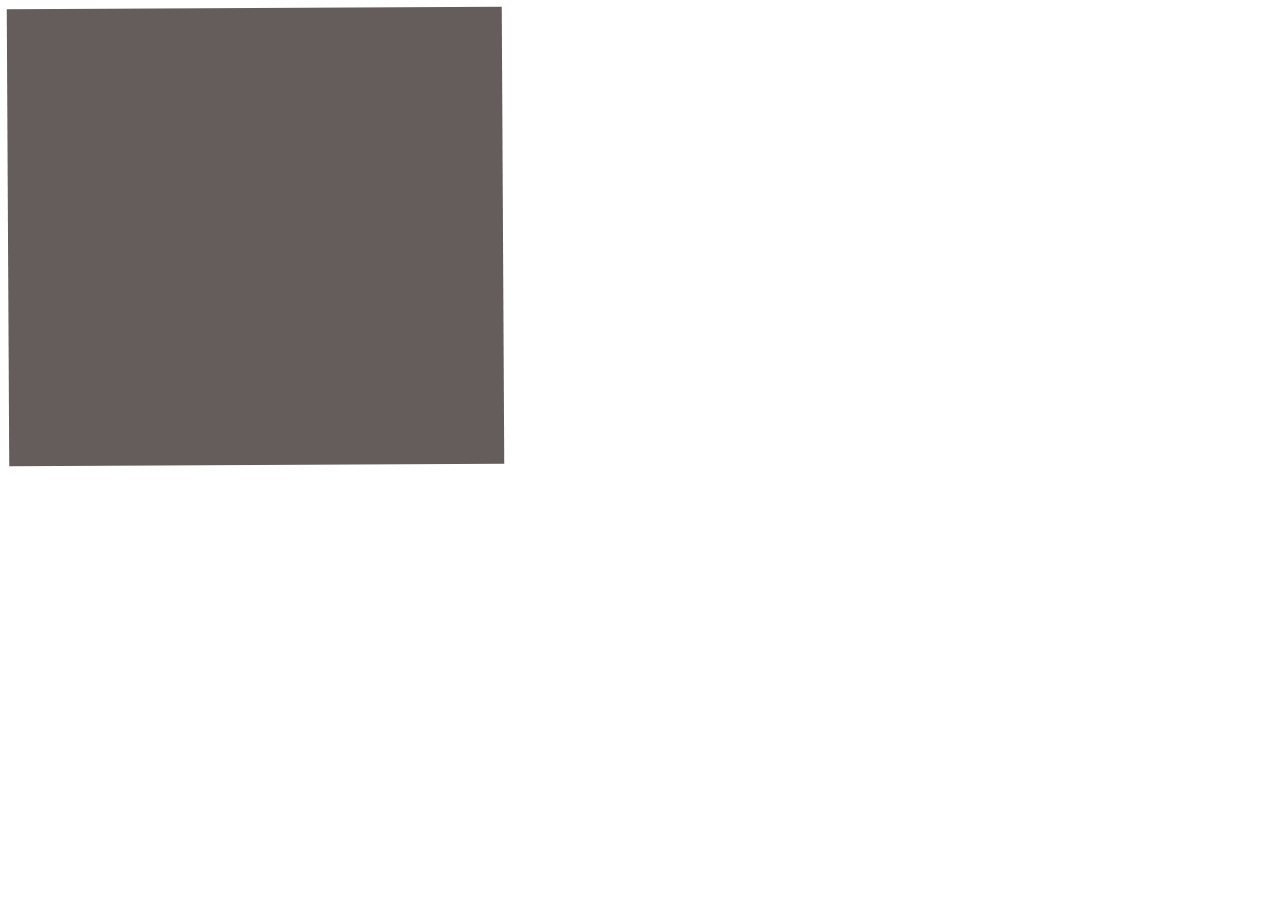
<file: PhotoHub/new.html>
<!DOCTYPE html>
<html lang="en">

<head>
    <meta charset="UTF-8">
    <meta name="viewport" content="width=device-width, initial-scale=1.0">
    <title>Document</title>
    <style>

        .base {
            display: flex;
            width: 495px;
            height: 457px;
            transform: rotate(-0.313deg);
            justify-content: center;
            align-items: center;
            flex-shrink: 0;
            background-color: #655C5C;
        }
    </style>
</head>

<body>
  <div class="base"></div>
<div>
    <div style="color: white; font-size: 12px; font-family: Inter; font-weight: 400; word-wrap: break-word">Home</div>
<div style="color: white; font-size: 12px; font-family: Inter; font-weight: 400; word-wrap: break-word">About</div>
<div style="color: white; font-size: 12px; font-family: Inter; font-weight: 400; word-wrap: break-word">contact</div>
<div style="color: white; font-size: 12px; font-family: Inter; font-weight: 400; word-wrap: break-word">info</div>
</div>

</body>

</html>
</file>
<file: style1.css>
@import url('https://fonts.googleapis.com/css2?family=Bree+Serif&family=Roboto+Condensed:ital,wght@0,100..900;1,100..900&display=swap');

.bree-serif-regular {
   font-family: "Bree Serif", serif;
   font-weight: 400;
   font-style: normal;
 }
 h2{
   font-size: 50px;
   margin: 0px ;
 }
 .text{
   margin-top: 0px;
   padding: 50px 50px;
   display: flex;
   align-content: center;
   align-items: baseline;
   justify-content: space-evenly;
   flex-wrap: wrap;
   flex-direction: row;
   font-family: Bree serif;
   margin-bottom: 120px;
}
 
 
body{
   background-image: url(bg3.jpg);
   background-repeat: no-repeat;
   justify-content: center;
   align-items: center;
   background-size: 100vw;
   display: grid;
   background-color:rgb(0, 0, 0);
}
.logo{
   background-color: #ffffff;
   margin-top: 50px;
   height: 150px;
   width: 150px;
   margin: -40px 74px;
   border-radius: 216px;
   box-shadow: 1px 1px 15px black;
   overflow: hidden;
   align-content: center;
   /* transition: all ease-in-out 0.2s; */
}

.logo img{
   height: 135px;
   width: 135px;
   border-radius: 100px;
   margin-left: 7px;
   margin-top: 4px;
   /* transition: all ease-in-out 3s; */
}


.home-box{
   background-color: #ffffff;
   align-content: center;
   justify-content: center;
   align-items: center;
   margin-top: 50px;
   height: 400px;
   width: 300px;
   margin: 20px 30px;
   border-radius: 20px;
   display: grid;
   /* transition: all ease-in-out 3s; */
}
.background{
   
}
.prob{
   display: inline-flex;
   justify-content: center;
   margin-top: 130px;
}
hr{
   width: 50%;
   background-color: darkorange;
   height: 2px;
   border: 0px none ;
   margin-left: 400px;
}

/* .Nav {
   display: flex;
   justify-content: flex-start;
   align-items: center;
   margin: 0px;
   padding: 4px;
   background-color: #2a9d8f;
   /* width: 100.1%;
   /* width 1499px */
   /* position: sticky;
   height: 70px;} */
 */ */
html{
   padding: 0px;
   margin: -8px;
}

h1{
   color: #ffffff;
   font-size: 100px;
   margin-top: 200px;
   opacity: 80%;
   font-family: Bree Serif;
   margin-left: 30px;
   display: block;
   transition: all ease-in-out 1s;
}
h3{
   color: #ffffff;
   font-size: 30px;
   opacity: 70%;
   font-family: HeyComic;
   margin-left: 30px;
   margin-top: -70px;
   display: block;
   transition: all ease-in-out 1s;
}
.hdd{
   display: grid;
   align-items: center; 
   justify-items: center;
   transition: all ease-in-out 1s;
}

   /* h1:hover{
      font-size:120px;
   }
 */


ul {
  
   display: flex;
   text-decoration: none;
   margin-top: 20px;
   margin-left: 93px;
   z-index: 5;
   font-size: 18px;
   position: static


}
/* li tag */
ul li {
   padding: 10px 40px;
   display: inline;
   z-index: 5;
}
a {
   position: relatve;
  color: #ffffff;
   font-weight: 100;
   /* font-family: HeyComic; */
   transition: 0.5s ease-in-out;
   text-decoration: none;

}
/* anchor hover effect */
a:hover {
  color: #c4ec57  ;
}
 @font-face {
    font-family: HeyComic;
    src: url(Hey\ Comic.ttf);
 }
 @font-face {
    font-family: SERIF;
    src: url(BreeSerif-Regular.ttf);
 }
 @font-face {
    font-family: About;
    src: url(Insanibc.ttf);
 }

 p{
   color: rgb(159, 144, 144);
 }
.bgs{
    bottom: 0;
    margin: 0;
    padding: 0;
    
}
</file>
<file: style.css>
@import url('https://fonts.googleapis.com/css2?family=Bree+Serif&family=Roboto+Condensed:ital,wght@0,100..900;1,100..900&display=swap');

.bree-serif-regular {
   font-family: "Bree Serif", serif;
   font-weight: 400;
   font-style: normal;
 }
 h2{
   font-size: 50px;
   margin: 0px ;
 }
 .text{
   margin-top: 0px;
   padding: 50px 50px;
   display: flex;
   align-content: center;
   align-items: baseline;
   justify-content: space-evenly;
   flex-wrap: wrap;
   flex-direction: row;
   font-family: Bree serif;
   margin-bottom: 120px;
}
 
 
body{
   background-image: url(bg3.jpg);
   background-repeat: no-repeat;
   justify-content: center;
   align-items: center;
   background-size: 100vw;
   display: grid;
   background-color:rgb(0, 0, 0);
}
.logo{
   background-color: #ffffff;
   margin-top: 50px;
   height: 150px;
   width: 150px;
   margin: -40px 74px;
   border-radius: 216px;
   box-shadow: 1px 1px 15px black;
   overflow: hidden;
   align-content: center;
   /* transition: all ease-in-out 0.2s; */
}

.logo img{
   height: 135px;
   width: 135px;
   border-radius: 100px;
   margin-left: 7px;
   margin-top: 4px;
   /* transition: all ease-in-out 3s; */
}


.home-box{
   background-color: #ffffff;
   align-content: center;
   justify-content: center;
   align-items: center;
   margin-top: 50px;
   height: 400px;
   width: 300px;
   margin: 20px 30px;
   border-radius: 20px;
   display: grid;
   /* transition: all ease-in-out 3s; */
}
.background{
   
}
.prob{
   display: inline-flex;
   justify-content: center;
   margin-top: 130px;
}
hr{
   width: 50%;
   background-color: darkorange;
   height: 2px;
   border: 0px none ;
   margin-left: 400px;
}

/* .Nav {
   display: flex;
   justify-content: flex-start;
   align-items: center;
   margin: 0px;
   padding: 4px;
   background-color: #2a9d8f;
   /* width: 100.1%;
   /* width 1499px */
   /* position: sticky;
   height: 70px;} */
 */ */
html{
   padding: 0px;
   margin: -8px;
}

h1{
   color: #ffffff;
   font-size: 100px;
   margin-top: 200px;
   opacity: 80%;
   font-family: Bree Serif;
   margin-left: 30px;
   display: block;
   transition: all ease-in-out 1s;
}
h3{
   color: #ffffff;
   font-size: 30px;
   opacity: 70%;
   font-family: HeyComic;
   margin-left: 30px;
   margin-top: -70px;
   display: block;
   transition: all ease-in-out 1s;
}
.hdd{
   display: grid;
   align-items: center; 
   justify-items: center;
   transition: all ease-in-out 1s;
}

   /* h1:hover{
      font-size:120px;
   }
 */


ul {
  
   display: flex;
   text-decoration: none;
   margin-top: 20px;
   margin-left: 93px;
   z-index: 5;
   font-size: 18px;
   position: static


}
/* li tag */
ul li {
   padding: 10px 40px;
   display: inline;
   z-index: 5;
}
a {
   position: relatve;
  color: #ffffff;
   font-weight: 100;
   /* font-family: HeyComic; */
   transition: 0.5s ease-in-out;
   text-decoration: none;

}
/* anchor hover effect */
a:hover {
  color: #c4ec57  ;
}
 @font-face {
    font-family: HeyComic;
    src: url(Hey\ Comic.ttf);
 }
 @font-face {
    font-family: SERIF;
    src: url(BreeSerif-Regular.ttf);
 }
 @font-face {
    font-family: About;
    src: url(Insanibc.ttf);
 }

 p{
   color: rgb(159, 144, 144);
 }
</file>
